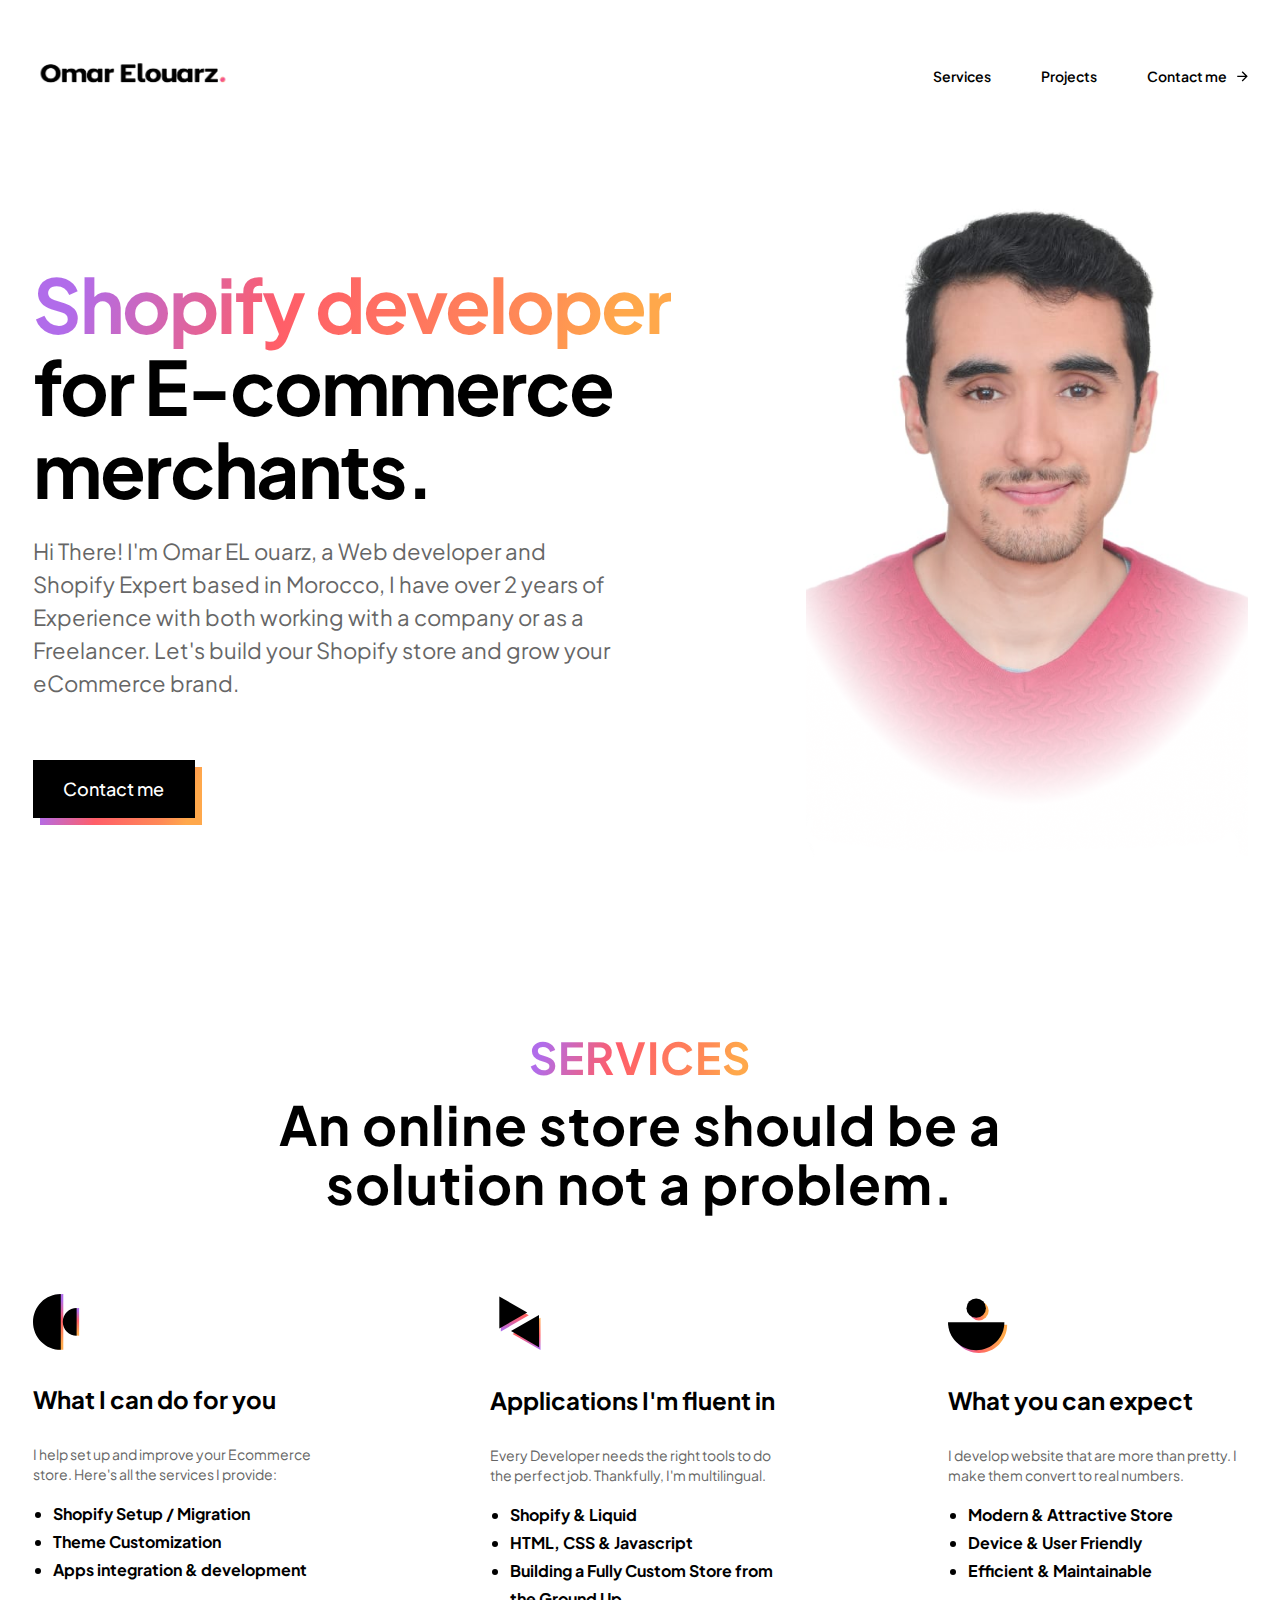
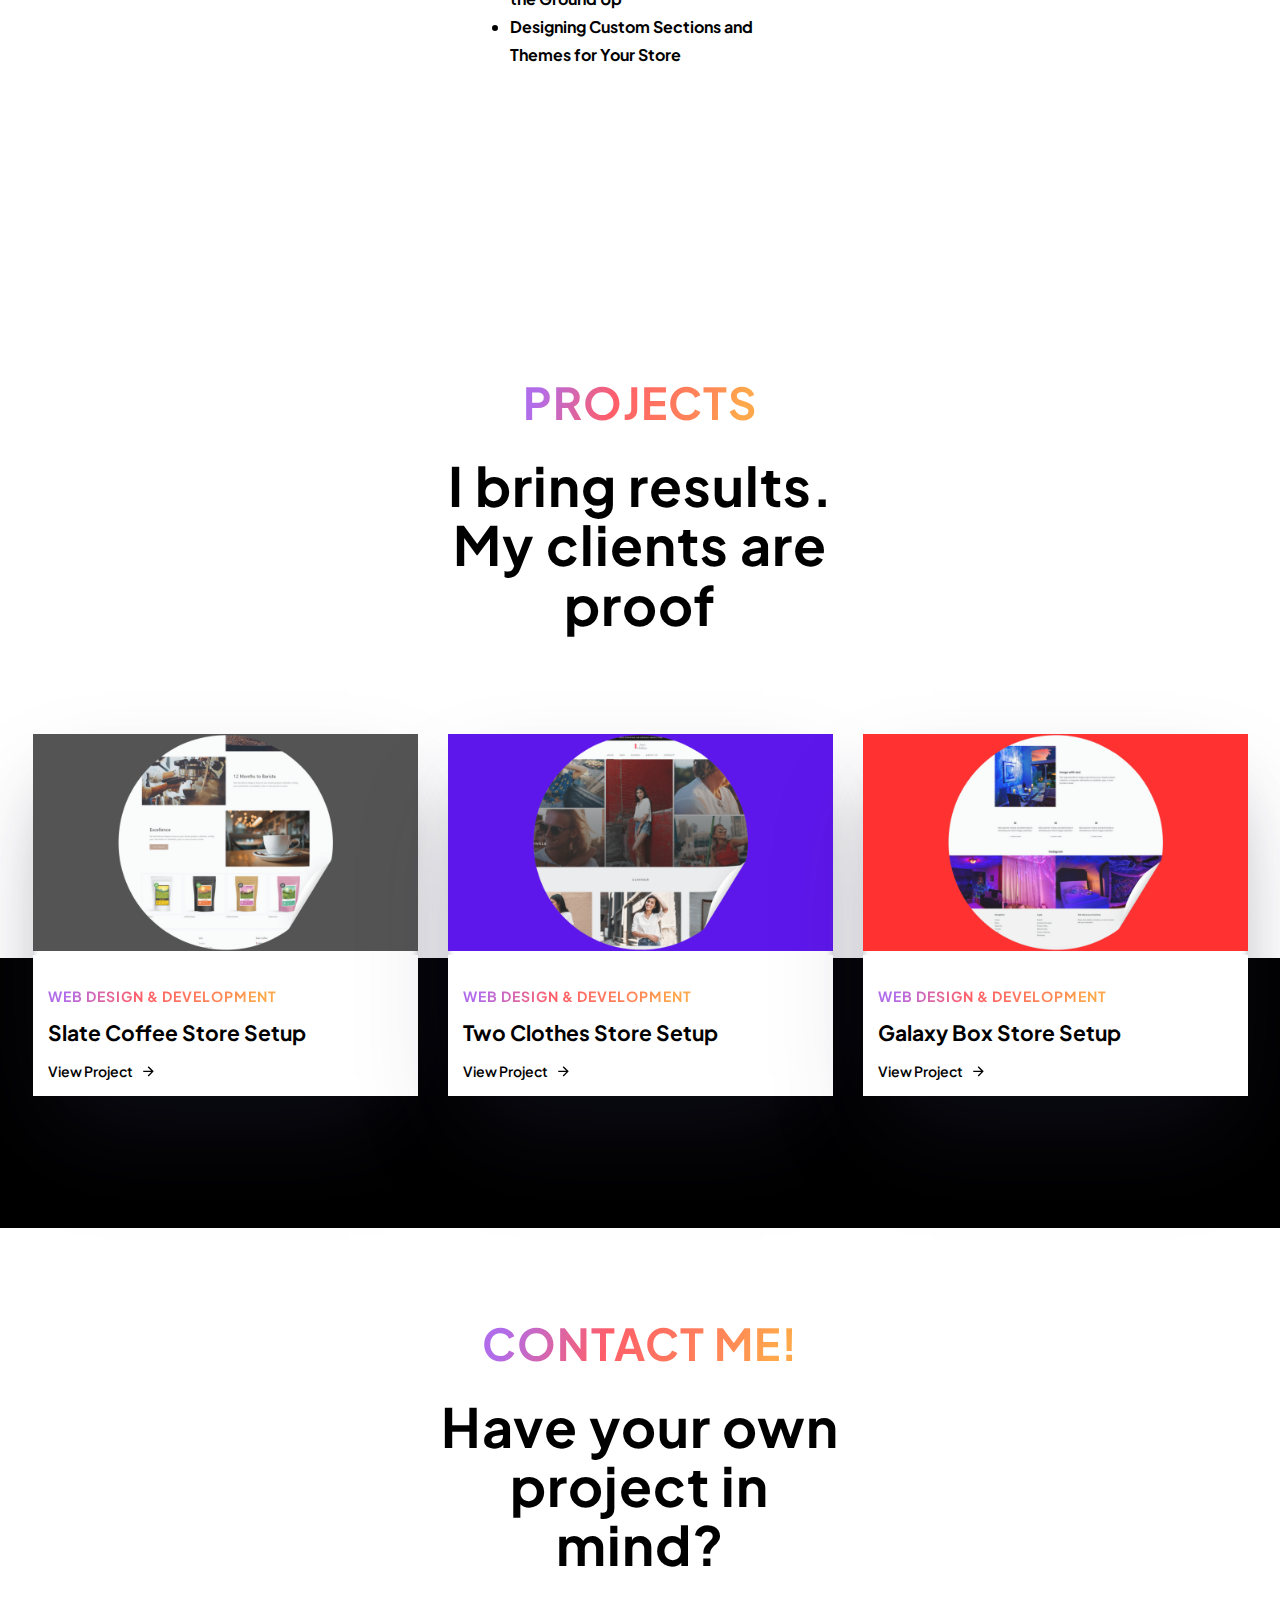
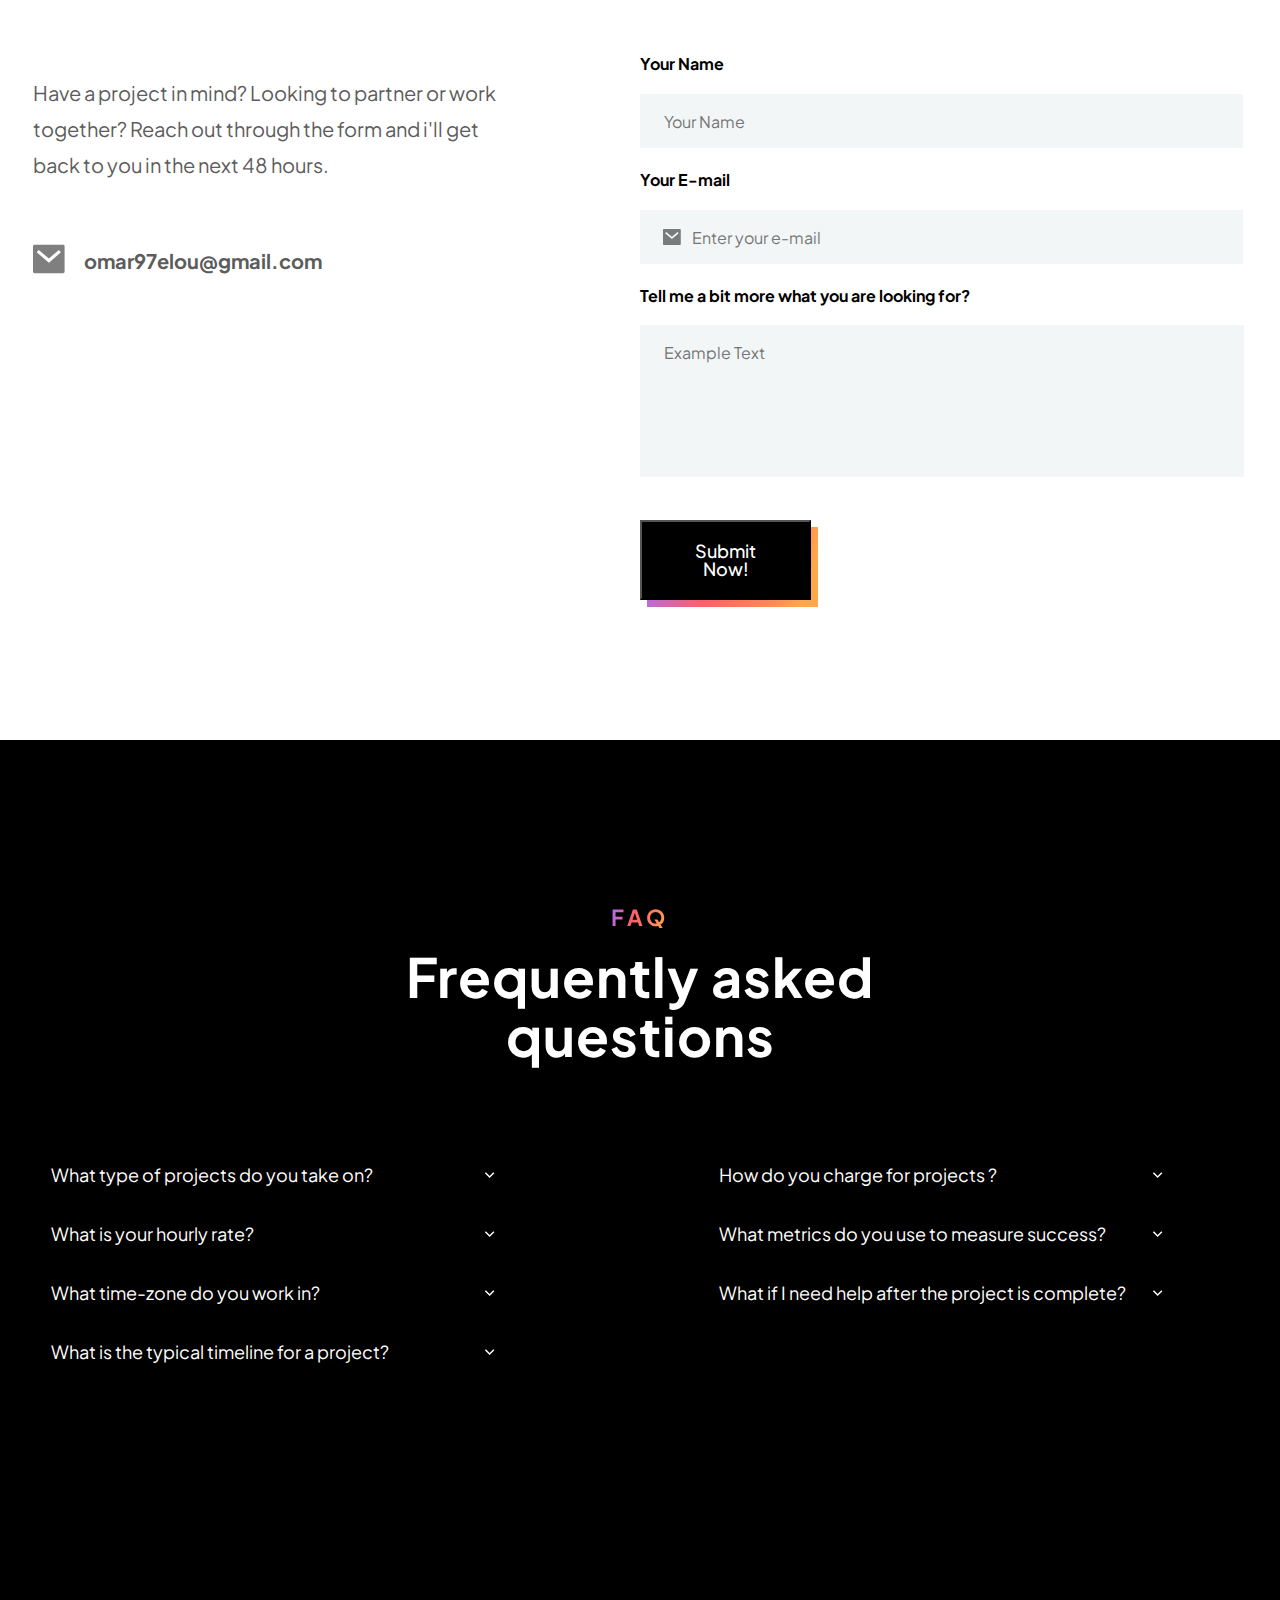
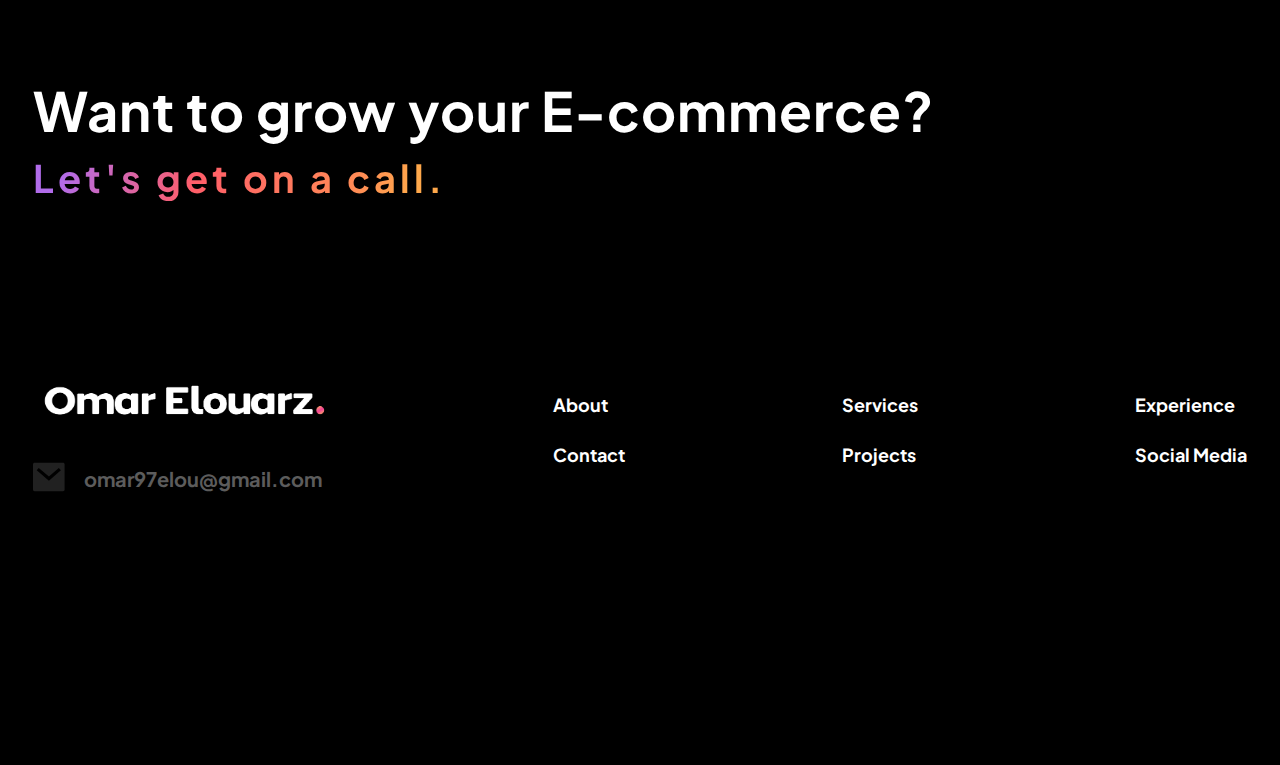
<file: index.html>
<!DOCTYPE html>
<html lang="en">

<head>
    <meta charset="UTF-8">
    <meta http-equiv="X-UA-Compatible" content="IE=edge">
    <meta name="viewport" content="width=device-width, initial-scale=1.0">
    <link rel="stylesheet" href="index.css">
    <link rel="preconnect" href="https://fonts.googleapis.com">
    <link rel="preconnect" href="https://fonts.gstatic.com" crossorigin>
    <link href="https://fonts.googleapis.com/css2?family=Plus+Jakarta+Sans:wght@500&display=swap" rel="stylesheet">
    <link rel="stylesheet" href="https://cdnjs.cloudflare.com/ajax/libs/font-awesome/6.2.1/css/all.min.css"
        integrity="sha512-MV7K8+y+gLIBoVD59lQIYicR65iaqukzvf/nwasF0nqhPay5w/9lJmVM2hMDcnK1OnMGCdVK+iQrJ7lzPJQd1w=="
        crossorigin="anonymous" referrerpolicy="no-referrer" />
    <title>Omar Elouarz | Shopify Expert</title>
</head>

<body>
    <section class="header-margin top-margin">
        <div class="header i-nav-bar nav-align body-max-width">
            <div class="omar-logo">
                <img src="./LWARZ KA7LA.png">
            </div>
            <input class="side-menu" type="checkbox" id="side-menu">
            <label class="hamb" for="side-menu">
                <span class="hamb-line"></span>
            </label>
            <div class="nav">
                <nav class="menu header">
                    <a href="#services">Services</a>
                    <a href="#projects">Projects</a>
                    <a href="#contact" class="contact-inline-block">
                        <div class="header-marg-img header row">
                            <div class="VP-pad">Contact me</div>
                            <div>
                                <img class="arrow" src="./Vector_1.svg">
                            </div>
                        </div>
                    </a>
                </nav>
            </div>
        </div>
    </section>
    <section id="about" class="marg-top body-max-width">
        <div class="header revers">
            <div class="header-width">
                <div class="h1-pad">
                    <h1><span class="gradiants">Shopify developer</span><br> for E-commerce <br> merchants.</h1>
                </div>
                <div class="header-p">
                    <p class="paragraph _22px">Hi There! I'm Omar EL ouarz, a Web developer and Shopify Expert based in Morocco, I have over 2 years of Experience with both working with a company or as a Freelancer. Let's build your Shopify store and grow your
                        eCommerce brand.</p><br>
                </div>
                <div class="contact-button">
                    <a class="button" href="contact">
                        <div class="button-up">
                            <div class="button-text">Contact me</div>
                        </div>
                        <div>
                            <div class="button-down"></div>
                        </div>
                    </a>
                </div>
            </div>
            <div class="my-img">
                <img src="./Frame 1.png">
            </div>
        </div>
    </section>
    <section id="services" class="marg-top body-max-width">
        <div class="second-pad-top">
            <div class="align services-wid-pad-button">
                <div>
                    <h3><span class="gradiants h3-detail">Services</span></h3>
                </div>
                <div>
                    <p class="big-title">An online store should be a solution not a problem.</p>
                </div>
            </div>
            <div class="header">
                <div class="services-p-width">
                    <div class="icons-img">
                        <img src="./Group-51.svg">
                    </div>
                    <h4>What I can do for you</h4>
                    <p class="paragraph._16px">I help set up and improve your Ecommerce store. Here's all the services I
                        provide:</p>
                    <ul class="ul-detail">
                        <li>Shopify Setup / Migration</li>
                        <li>Theme Customization</li>
                        <li>Apps integration & development</li>
                    </ul>
                </div>
                <div class="services-p-width">
                    <div class="icons-img">
                        <img src="./Group-17.svg">
                    </div>
                    <h4 style="margin-top: 30px;">Applications I'm fluent in</h4>
                    <p class="paragraph._16px">Every Developer needs the right tools to do the perfect job. Thankfully,
                        I'm multilingual.</p>
                    <ul class="ul-detail">
                        <li>Shopify & Liquid</li>
                        <li>HTML, CSS & Javascript</li>
                        <li>Building a Fully Custom Store from the Ground Up</li>
                        <li>Designing Custom Sections and Themes for Your Store</li>
                    </ul>
                </div>
                <div class="services-p-width">
                    <div class="icons-img">
                        <img src="./Group-16.svg">
                    </div>
                    <h4 style="margin-top: 30px;">What you can expect</h4>
                    <p class="paragraph._16px">I develop website that are more than pretty. I make them convert to real
                        numbers.</p>
                    <ul class="ul-detail">
                        <li>Modern & Attractive Store</li>
                        <li>Device & User Friendly</li>
                        <li>Efficient & Maintainable</li>
                    </ul>
                </div>
            </div>
        </div>
    </section>
    <section id="projects" class="marg-top body-max-width">
        <div>
            <div class="align projects-wid-pad">
                <div>
                    <h3><span class="gradiants h3-detail">Projects</span></h3>
                </div>
                <div class="header">
                    <div style="margin-top: 15px;">
                        <p class="big-title">I bring results.<br>My clients are proof</p>
                    </div>
                </div>
            </div>
            <!-- <div style="padding-top: 40px;">
                    <div class="projects-button">
                        <a class="button" href="projects">
                            <div class="button-up">
                                <div class="button-text">View all projects</div>
                            </div>
                            <div>
                                <div class="button-down"></div>
                            </div>
                        </a>
                    </div>
                </div> -->
            <div class="header">
                <div class="banners">
                    <div class="zoom">
                        <img class="portfolio-img" src="./Coffee-image.png">
                    </div>
                    <div class="white-bg pad">
                        <h3><span class="h3-banners gradiants h3-detail">Web Design & Development</span></h3>
                        <h2>Slate Coffee Store Setup</h2>
                        <a href="coffee.html" class="contact-inline-block">
                            <div class="header-marg-img header flex-row">
                                <div class="VP-pad">View Project</div>
                                <div>
                                    <img class="arrow" src="./Vector_1.svg">
                                </div>
                            </div>
                        </a>
                    </div>
                </div>
                <div class="banners">
                    <div class="zoom">
                        <img class="portfolio-img" src="./Cloths-image.png">
                    </div>
                    <div class="white-bg pad">
                        <h3><span class="h3-banners gradiants h3-detail">Web Design & Development</span></h3>
                        <h2>Two Clothes Store Setup</h2>
                        <a href="cloths.html" class="contact-inline-block">
                            <div class="header-marg-img header flex-row">
                                <div class="VP-pad">View Project</div>
                                <div>
                                    <img class="arrow" src="./Vector_1.svg">
                                </div>
                            </div>
                        </a>
                    </div>
                </div>
                <div class="banners">
                    <div class="zoom">
                        <img class="portfolio-img" src="./Galaxy-box-image.png">
                    </div>
                    <div class="white-bg pad">
                        <h3><span class="h3-banners gradiants h3-detail">Web Design & Development</span></h3>
                        <h2>Galaxy Box Store Setup</h2>
                        <a href="galaxy.html" class="contact-inline-block">
                            <div class="header-marg-img header flex-row">
                                <div class="VP-pad">View Project</div>
                                <div>
                                    <img class="arrow" src="./Vector_1.svg">
                                </div>
                            </div>
                        </a>
                    </div>
                </div>
            </div>
        </div>
    </section>
    <section class="background-black">
        <div class="black-section">
            <!-- <h2 class="h2">Have your own project in mind?</h2>
            <a href="#contact" class="contact-inline-block gradiants">
                <div class="grad-marg-img header">
                    <div class="VP-pad">Contact me</div>
                    <div>
                        <img class="grad-img" src="./orange arrow.svg">
                    </div>
                </div> -->
            </a>
        </div>
    </section>
    <section id="contact" class="contact-pad-bot body-max-width">
        <div class="align contact-wid-pad">
            <div>
                <h3><span class="gradiants h3-detail">Contact me!</span></h3>
            </div>
            <div class="header">
                <div style="margin-top: 15px;">
                    <p class="big-title">Have your own<br> project in mind?</p>
                </div>
            </div>
        </div>
        <div class="header">
            <div class="contact-width">
                <div class="contact-margin-top">
                    <!-- <h2 class="contact-heading">Get in touch</h2> -->
                    <p class="text-block _20-px">Have a project in mind? Looking to partner or work together? Reach out
                        through the form and i'll
                        get back to you in the next 48 hours.</p>
                    <div class="contact-email-and-phone-wrapper">
                        <div class="flex">
                            <div class="email-image-wrapper"><img src="./email.svg"></div>
                            <div class="email-text">omar97elou@gmail.com</div>
                        </div>
                        <!-- <div class="flex phone">
                            <div class="email-image-wrapper"><img src="./phone.svg"></div>
                            <div class="email-text">+212 606667563</div>
                        </div> -->
                    </div>
                </div>
            </div>
            <div class="contact-width contact-marg-top contact-height">
                <form name="contact" method="POST" data-netlify="true">
                    <div class="flex">

                        <div>
                            <label for="name" class="form-label">Your Name</label><br>
                            <input type="text" name="name" class="first-input more-details input-marg" placeholder="Your Name">
                        </div>
                        <!-- <div>
                        <label for="name" class="form-label">Last Name</label><br>
                        <input type="text" class="first-input more-details" placeholder="Last Name">
                    </div> -->
                    </div>
                    <div>
                        <div>
                            <label for="email" class="form-label">Your E-mail</label><br>
                            <input type="text" name="email" class="img-for-email second-input more-details"
                                placeholder="Enter your e-mail">
                        </div>
                    </div>
                    <div>
                        <!-- <div>
                        <label for="Budget" class="form-label">Your Budget</label><br>
                        <select name="Budget" class="img-for-budget budget-input" id="Budget">
                            <option value="First">1k-3k</option>
                            <option value="Second">3k-5k</option>
                            <option value="Third">5k-10k</option>
                            <option value="Fourth">More than 10k</option>
                        </select>
                        </div> -->
                        <div class="div-form-label">
                            <label for="name" class="form-label">Tell me a bit more what you are looking for?</label>
                            <textarea name="textarea" id="" class="second-input textarea more-details"
                                placeholder="Example Text"></textarea>
                        </div>
                        <div class="submit-button">
                            <a class="button" href="contact">
                                <div class="button-up">
                                    <button type="submit" class="button-text">Submit Now!</button>
                                </div>
                                <div>
                                    <div class="button-down"></div>
                                </div>
                            </a>
                        </div>
                    </div>
                </form>
            </div>
        </div>
    </section>
    <section class="footer-pad-top marg-top background-black">
        <div class="body-max-width">
            <div class="align faq-wid-pad">
                <div>
                    <h3><span class="gradiants h3-detail span">faq</span></h3>
                </div>
                <div>
                    <div>
                        <h2 class="h2">Frequently asked questions</h2>
                    </div>
                </div>
            </div>
            <div class="header collapsibles">
                <div class="collap-width">
                    <button class="button accordion img-faq">What type of projects do you take on?</button>
                    <div class="panel">
                        <p class="p-collap-width">I will design/develop complete Shopify websites, Fix Bugs & create
                            custom Shopify websites.
                        </p>
                    </div>
                    <button class="button accordion img-faq">What is your hourly rate?</button>
                    <div class="panel">
                        <p class="p-collap-width">I only charge hourly for my ongoing projects that need work on the
                            regular. One-time projects
                            are charged upfront to keep it transparent and clean! My hourly rate is $50.</p>
                    </div>
                    <button class="button accordion img-faq">What time-zone do you work in?</button>
                    <div class="panel">
                        <p class="p-collap-width">I work Greenwich Mean Time , but I'm always ready to help out in
                            emergencies, no matter the
                            hour.</p>
                    </div>
                    <button class="button accordion img-faq">What is the typical timeline for a project?</button>
                    <div class="panel">
                        <p class="p-collap-width">Depends on the scope of the project, really. Some projects take less
                            than a week. Some take
                            months. The best way to find out is to get on a quick call with me, and discuss it. No
                            strings attached!</p>
                    </div>
                </div>
                <div class="collap-width">
                    <button class="button accordion img-faq">How do you charge for projects ?</button>
                    <div class="panel">
                        <p class="p-collap-width">I quote a price upfront--so that you know exactly what you're paying
                            and for what, and there
                            are no surprises later. The exact cost of your project depends on the scope and
                            requirements!</p>
                    </div>
                    <button class="button accordion img-faq">What metrics do you use to measure success?</button>
                    <div class="panel">
                        <p class="p-collap-width">The best metrics are customer adoption, happiness, task success, and
                            engagement. There are a
                            number of frameworks such as the System Usability Scale that help us understand product
                            performance and I'm happy to help with that.</p>
                    </div>
                    <button class="button accordion img-faq">What if I need help after the project is complete?</button>
                    <div class="panel">
                        <p class="p-collap-width">I always make sure to help out my clients one month after the project
                            ends, for free. For any
                            help post that, we can work out an ongoing arrangement!</p>
                    </div>
                </div>
            </div>
        </div>
    </section>
    <footer class="footer-pad-top background-black">
        <div class="body-max-width">
            <div class="footer-wid-pad">
                <div>
                    <div>
                        <h2 class="h2">Want to grow your E-commerce?</h2>
                    </div>
                </div>
                <div>
                    <h3><span class="gradiants h3-detail span2">Let's get on a call.</span></h3>
                </div>
            </div>
            <div class="flex-space-between footer-detail footer-pad-top">
                <div class="footer-img">
                    <img class="img-pad" src="./LWARZ BAYDA.png">
                    <div class="flex">
                        <div class="email-image-wrapper">
                            <img src="./Vector_3.svg">
                        </div>
                        <div class="email-text">omar97elou@gmail.com</div>
                    </div>
                </div>
                <div>
                    <nav class="flex-col">
                        <a class="footer-nav-a gap" href="#">About</a>
                        <a class="footer-nav-b gap pad-right1" href="#">Contact</a>
                    </nav>
                </div>
                <div>
                    <nav class="flex-col">
                        <a class="footer-nav-a gap" href="#">Services</a>
                        <a class="footer-nav-b gap pad-right2" href="#">Projects</a>
                    </nav>
                </div>
                <div>
                    <nav class="flex-col">
                        <a class="footer-nav-a gap" href="#">Experience</a>
                        <a class="footer-nav-b gap pad-right3" href="#">Social Media</a>
                    </nav>
                </div>
            </div>
    </footer>
    <script>
        var acc = document.getElementsByClassName("accordion");
        var i;

        for (i = 0; i < acc.length; i++) {
            acc[i].addEventListener("click", function () {
                this.classList.toggle("active");
                var panel = this.nextElementSibling;
                if (panel.style.display === "block") {
                    panel.style.display = "none";
                } else {
                    panel.style.display = "block";
                }
            });
        }
    </script>
    <script src="https://ajax.googleapis.com/ajax/libs/jquery/3.3.1/jquery.min.js"></script>
    <script>
        $(document).ready(function () {
            // Add smooth scrolling to all links
            $("a").on('click', function (event) {

                // Make sure this.hash has a value before overriding default behavior
                if (this.hash !== "") {
                    // Prevent default anchor click behavior
                    event.preventDefault();

                    // Store hash
                    var hash = this.hash;

                    // Using jQuery's animate() method to add smooth page scroll
                    // The optional number (800) specifies the number of milliseconds it takes to scroll to the specified area
                    $('html, body').animate({
                        scrollTop: $(hash).offset().top
                    }, 800, function () {

                        // Add hash (#) to URL when done scrolling (default click behavior)
                        window.location.hash = hash;
                    });
                } // End if
            });
        });
    </script>
</body>

</html>
</file>
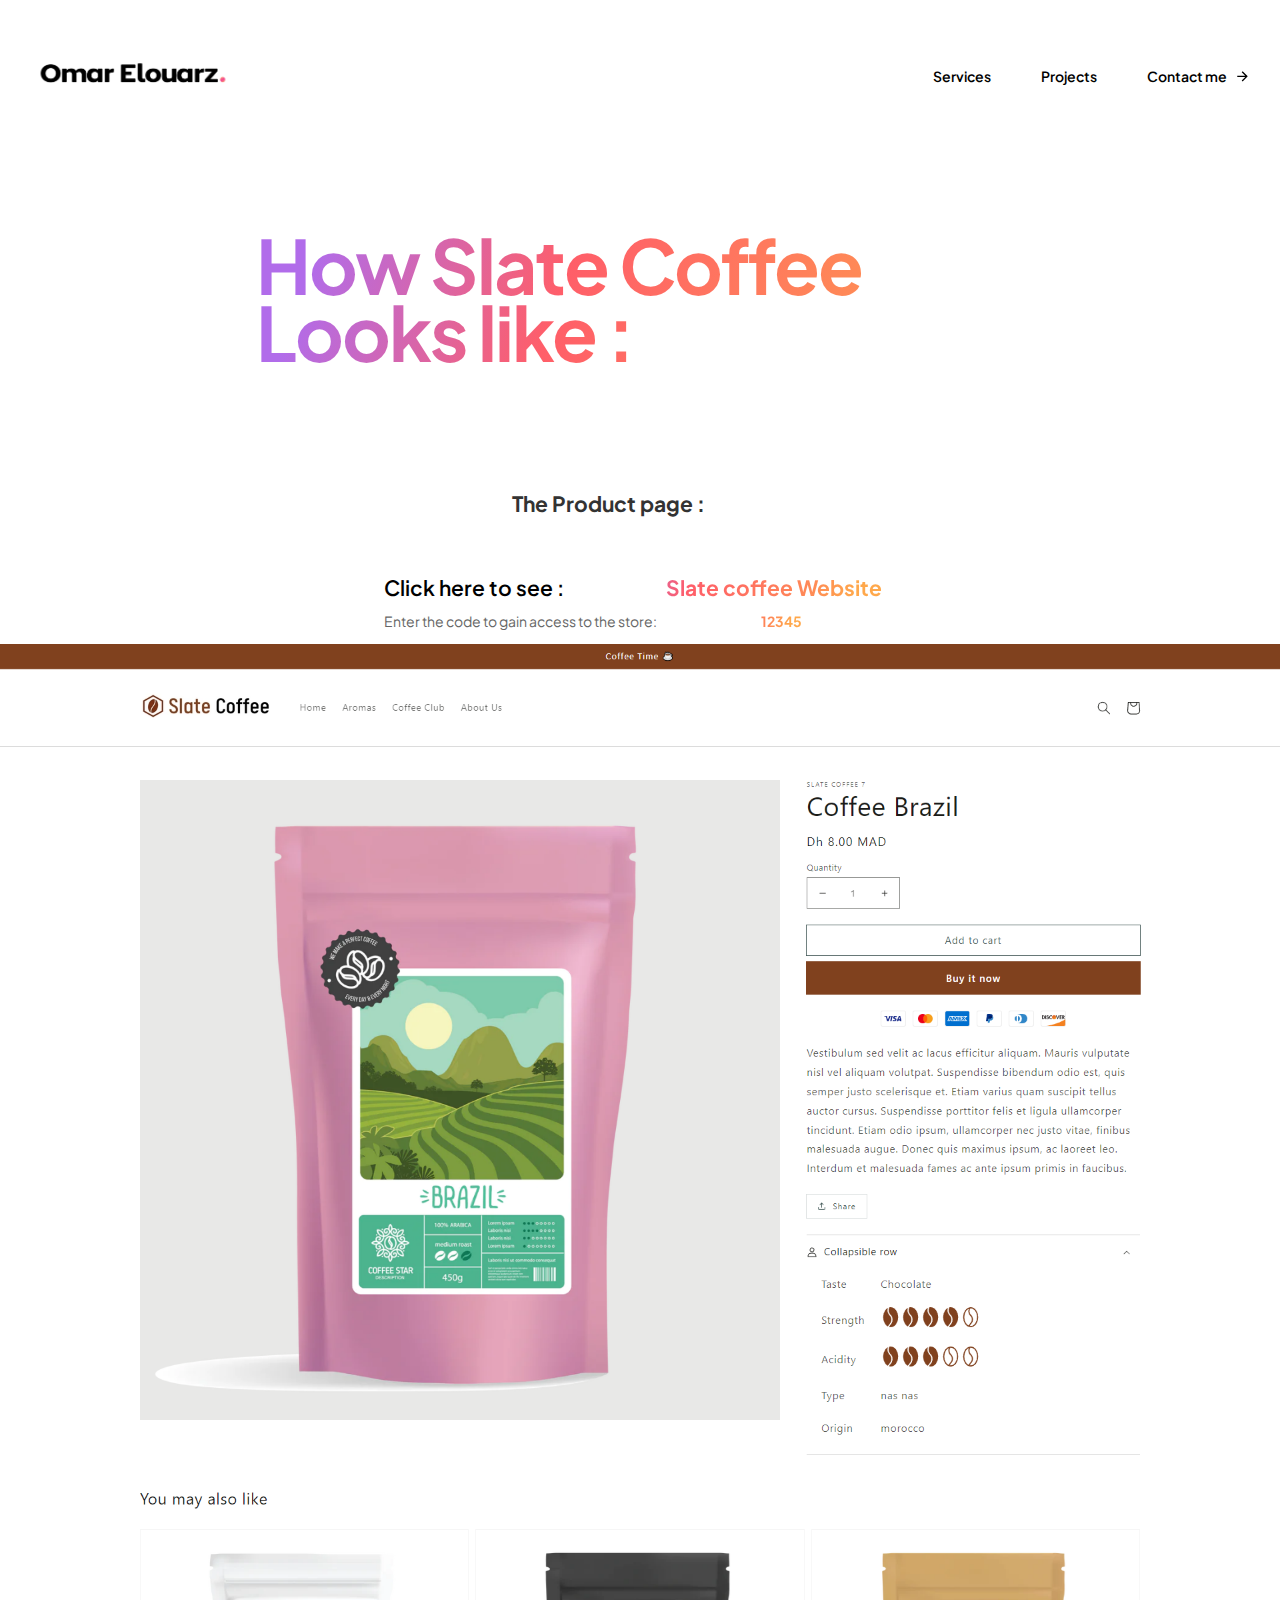
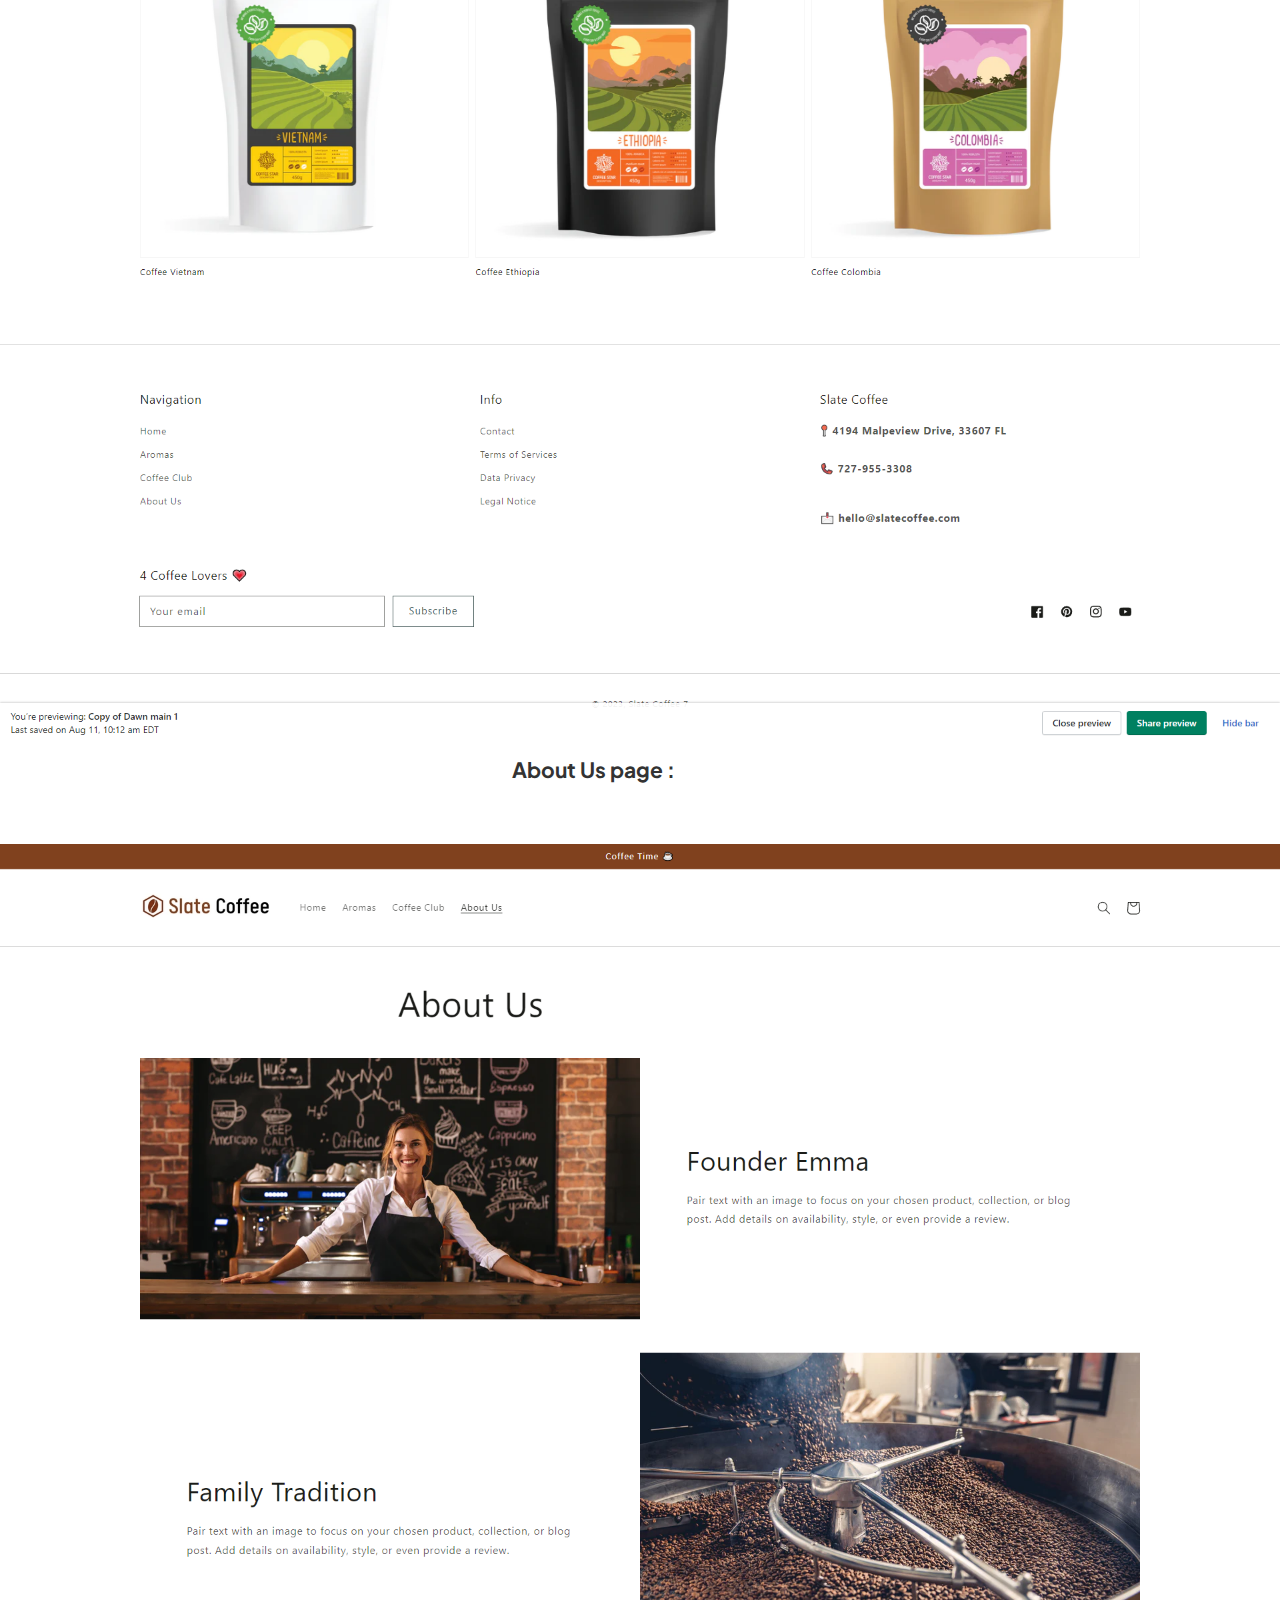
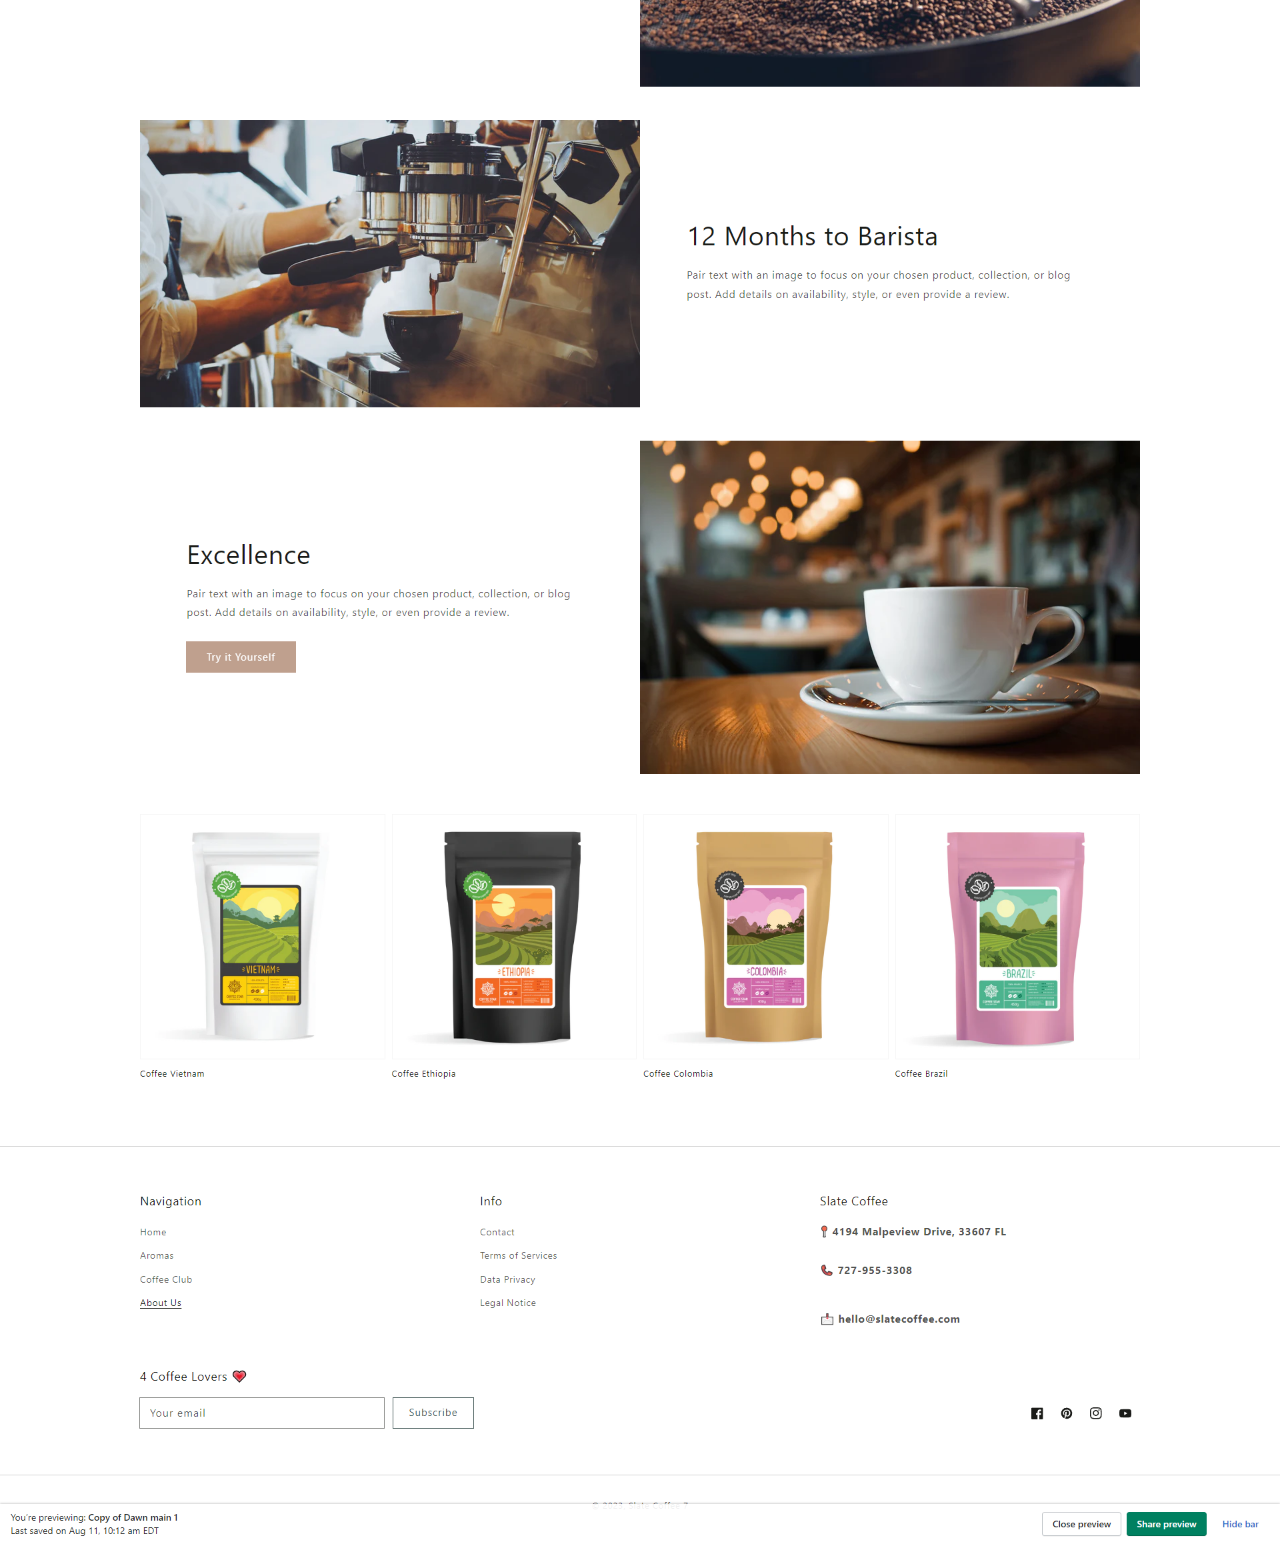
<file: coffee.html>
<!DOCTYPE html>
<html lang="en">
<head>
    <meta charset="UTF-8">
    <meta http-equiv="X-UA-Compatible" content="IE=edge">
    <meta name="viewport" content="width=device-width, initial-scale=1.0">
    <link rel="stylesheet" href="index.css">
    <link rel="preconnect" href="https://fonts.googleapis.com">
    <link rel="preconnect" href="https://fonts.gstatic.com" crossorigin>
    <link href="https://fonts.googleapis.com/css2?family=Plus+Jakarta+Sans:wght@500&display=swap" rel="stylesheet">
    <link rel="stylesheet" href="https://cdnjs.cloudflare.com/ajax/libs/font-awesome/6.2.1/css/all.min.css"
        integrity="sha512-MV7K8+y+gLIBoVD59lQIYicR65iaqukzvf/nwasF0nqhPay5w/9lJmVM2hMDcnK1OnMGCdVK+iQrJ7lzPJQd1w=="
        crossorigin="anonymous" referrerpolicy="no-referrer" />
    <title>Projects</title>
</head>
<body>
    <section class="header-margin top-margin">
        <div class="header i-nav-bar nav-align body-max-width">
            <div class="omar-logo">
                <a href="index.html"><img src="./LWARZ KA7LA.png"></a>
            </div>
            <input class="side-menu" type="checkbox" id="side-menu">
            <label class="hamb" for="side-menu">
                <span class="hamb-line"></span>
            </label>
            <div class="nav">
                <nav class="menu header">
                    <a href="#services">Services</a>
                    <a href="#projects">Projects</a>
                    <a href="#contact" class="contact-inline-block">
                        <div class="header-marg-img header row">
                            <div class="VP-pad">Contact me</div>
                            <div>
                                <img class="arrow" src="./Vector_1.svg">
                            </div>
                        </div>
                    </a>
                </nav>
            </div>
        </div>
    </section>
    <section>
        <h1 class="gradiants" style="margin:10% 20%;">How Slate Coffee Looks like :</h1>
        <h2 style="max-width: 1200px;margin:1% 40% 5%;">The Product page :</h6>
        <h2 style="max-width: 1200px;margin:1% 30% 1%;"><a href="https://slate-coffee-7.myshopify.com/?_ab=0&_fd=0&_sc=1">Click here to see :<span style="padding-left:20% ;" class="gradiants">Slate coffee Website</span></a></h2>
        <p style="max-width: 1200px;margin:1% 30% 1%;">Enter the code to gain access to the store: <span style="padding-left:20% ;" class="gradiants">12345</span></p>
        <div>
            <img src="/Coffee/screencapture-slate-coffee-7-myshopify-products-coffee-brazil-2023-09-06-18_46_41.png">
        </div>
        <h2 style="max-width: 1200px;margin:1% 40% 5%;">About Us page :</h6>
            <div>
                <img src="/Coffee/screencapture-slate-coffee-7-myshopify-pages-about-us-2023-09-06-18_45_23.png">
            </div>
    </section>
</body>
</html>
</file>
<file: index.css>
/* html{
    scroll-behavior: smooth;
} */
body {
    font-family: 'Plus Jakarta Sans', sans-serif;
    color: #333;
    font-size: 14px;
    line-height: 20px;
    margin: 0px;
}

*{
    font-family: 'Plus Jakarta Sans', sans-serif;
}

.side-menu {
    display: none;
}

.body-max-width {
    max-width: 1215px;
    margin-left: auto;
    margin-right: auto;
}

.omar-logo img {
    width: 100%;
}

.omar-logo {
    width: 200px;
}

.nav-align {
    align-items: center;
}

.arrow {
    width: 11px;
    
}

.marg-top {
    margin-top: 60px;
}

.second-pad-top {
    padding-top: 100px;
}

.header {
    display: flex;
    justify-content: space-between;
}

.contact-inline-block {
    max-width: 100%;
    display: inline-block;
}

.my-img {
    max-width: 450px;
    width: 40%;
}

img {
    width: 100%;
}

a {
    text-decoration: none;
    color: black;
    font-weight: 600;
}
nav a {
    margin-left: 50px;
}

.top-margin{
    margin: 50px 0px;
}

.header-marg-img img{
    transform: translate(0px,0px);
    transition: all 0.5s ease;
}
.header-marg-img:hover img{
    transform: translate(10px,0px);
}

.hero {
    display: flex;
}

h1 .gradiants {
    background-image: linear-gradient(108deg, #b16cea 8%, #ff5e69 40%, #ff8a56 77%, #ffa84b 91%);
    -webkit-background-clip: text;
    background-clip: text;
    -webkit-text-fill-color: transparent;
}

._22px {
    font-size: 22px;
    line-height: 150%;
}
.big-title {
    margin-top: 0px;
    margin-bottom: 0px;
    color: #000;
    font-size: 54px;
    line-height: 110%;
    font-weight: 700;
    letter-spacing: 1px;
}

.h3-detail {
    font-size: 22px;
    letter-spacing: 4px;
    font-weight: 700;
    text-transform: uppercase;
}

.services-wid-pad-button {
    width: 60%;
    margin-left: auto;
    margin-right: auto;
    padding-bottom: 80px;
}

.button {
    position: relative;
    overflow: visible;
}

.button-text {
    position: relative;
    z-index: 1;
    padding: 20px 30px;
    background-color: #000;
    transition: 0.5s;
    
}
.button-text:hover {
    transform: translate(7px, 7px);
    z-index: 1;
    transition: 0.5s;
    
}
.h1-pad{
    padding-top: 100px;
}

.header-width {
    width: 70%;
}

h1 {
    margin-top: 0px;
    margin-bottom: 0px;
    color: #000;
    font-size: 75px !important;
    line-height: 110%;
    font-weight: 700;
    letter-spacing: -2px;
}

p {
    margin-bottom: 0px;
    color: #666;
}

.paragraph._22px {
    font-size: 22px;
    line-height: 150%;
}

.header-p {
    max-width: 590px;
    margin-top: 25px;
    margin-bottom: 40px;
}

.button-text {
    color: #fff;
    font-size: 18px;
    line-height: 100%;
    font-weight: 500;
}

.button-down {
    position: absolute;
    left: 0%;
    top: 0%;
    right: 0%;
    bottom: 0%;
    padding: 20px 30px;
    background-image: linear-gradient(108deg, #b16cea 8%, #ff5e69 40%, #ff8a56 77%, #ffa84b 91%);
    -webkit-transform: translate(7px, 7px);
    -ms-transform: translate(7px, 7px);
    transform: translate(7px, 7px);
}

.contact-button {
    width: 162px;
}
.gradiants {
    background-image: linear-gradient(108deg, #b16cea 8%, #ff5e69 40%, #ff8a56 77%, #ffa84b 91%);
    -webkit-background-clip: text;
    -webkit-text-fill-color: transparent;
    line-height: 90%;
    font-weight: 700;
}

h3 .gradiants {
    background-image: linear-gradient(108deg, #b16cea 8%, #ff5e69 40%, #ff8a56 77%, #ffa84b 91%);
    -webkit-background-clip: text;
    -webkit-text-fill-color: transparent;
    font-size: 44px;
    letter-spacing: 1px;
}

.align {
    text-align: center;
}

ul {
    padding: 0 10px;
}

.services-p-width {
    width: 300px;
}
h4 {
    color: #000;
    font-size: 24px;
    line-height: 110%;
    font-weight: 700;
}
.paragraph._16px {
    font-size: 16px;
    line-height: 28px;
}

p ._16px {
    padding-right: 10px;
}

.ul-detail {
    margin-left: 10px;
    color: #000;
    font-size: 16px;
    line-height: 28px;
    font-weight: 700;
}
.projects-button {
    width: 200px;
}
.portfolio-img {
    width: 100%;
}
.portfolio-header {
    display: flex;
    justify-content: space-between
}
.banners {
   margin: 100px 0 ;
   width: 385px;
   background-color: white;
   box-shadow: rgba(50, 50, 93, 0.25) 0px 50px 100px -20px, rgba(0, 0, 0, 0.3) 0px 30px 60px -30px, rgba(10, 37, 64, 0.35) 0px -2px 6px 0px inset;
}

.zoom {
    overflow: hidden;
}
.portfolio-img {
    transition: all 0.5s ease-in-out;
}
.zoom:hover img{
    transform: scale(1.3);
}

.white-bg {
    background-color: white;
    color: black;
}

.VP-pad{
    padding-right: 10px;
}

.projects-wid-pad{
    width: 44%;
    margin-left: auto;
    margin-right: auto;
}
.contact-wid-pad{
    width: 36%;
    margin-left: auto;
    margin-right: auto;
}
.contact-margin-top {
    margin-top: 100px;
}

.bc {
    background-color: #000;
    height: 400px;
    position: relative;
    bottom: 255px;
    z-index: -1;
}
.pad {
    padding:15px;
}
.h3-banners {
    font-size: 14px !important ;
}

.black-section{
    max-width: 1215px;
    margin-left: auto;
    margin-right: auto;
    padding-top: 220px;
    padding-bottom: 50px;
}
.background-black{
    background-color: #000;

}
.h2 {
    margin: 0;
    padding: 0;
    color: white;
    font-size: 54px;
    line-height: 110%;
    font-weight: 700;
    letter-spacing: 1px;
}
.contact-pad-bot {
    padding: 80px 0;
}

.icons-img {
    width: 20%;
}

.grad-img {
    width: 30px;
}
.grad-marg-img {
    font-size: 54px;
    margin-top: 30px;
}

.grad-marg-img img{
    transform: translate(0px,0px);
    transition: all ease;
}
.grad-marg-img:hover img{
    transform: translate(10px,0px);
}

#projects{
    position: relative;
    bottom: -238px
}
#services, #projects, #contact {
    transition-delay:  0.5s;
}
.flex {
    display: flex;   
}
.contact-height {
    line-height: 58px;
}
.contact-heading {
    margin-bottom: 32px;
    color: black;
    font-size: 56px;
    line-height: 72px;
}
.text-block._20-px {
    width: 475px;
    color: #5c5c5c;
    font-size: 20px;
    line-height: 36px;
}
.contact-email-and-phone-wrapper {
    margin-top: 60px;
    width: 350px;
}
.email-image-wrapper{
    display: flex;
    width: 32px;
    height: 32px;
    margin-right: 19px;
}
.email-text {
    color: #5c5c5c;
    font-size: 20px;
    line-height: 36px;
    font-weight: 700;
}
.phone {
    margin-top: 50px;
}
.contact-width {
    width: 50%;
}
.contact-marg-top {
    margin-top: 60px;
}
.form-label {
    margin-bottom: 12px;
    color: #000;
    font-size: 16px;
    
    font-weight: 700;
}
.first-input {
    width: 577px;
    height: 38px;
    margin-bottom: 50px;
}
.input-marg{
    margin-right: 10px;
    
}
.second-input {
    width: 549px;
    height: 38px;
    resize: none;
    margin-bottom: 50px;
}
.budget-input {
    width: 607px;
    height: 38px;
    padding-left: 24px;
    /* margin-bottom: 50px; */
    background-color: #f2f6f7
}
.more-details {
    border: 1px none #000;
    background-color: #f2f6f7;
    font-size: 16px;
    line-height: 28px;
    margin-bottom: 0px;
    padding-top: 8px;
    padding-bottom: 8px;
    padding-left: 24px;
}
.textarea {
    padding-top: 14px;
    padding-bottom: 100px;
    width: 578px;
    margin-bottom: 20px;
}
.submit-button {
    width: 171px;
}
.img-for-email {
    background-image: url(../Vector-2_1.svg);
    background-repeat: no-repeat;
    background-size: 18px 18px;
    background-position: 4% 50%;
    padding-left: 52px;
}
.img-for-budget {
    background-image: url(../Vector_2.svg);
    background-repeat: no-repeat;
    background-size: 18px 18px;
    background-position: 4% 50%;
    padding-left: 53px;
    height: 56px;
    color: rgba(0, 0, 0, 0.5);
    font-size: 16px;
    line-height: 32px;
}
.p_width {
    color: white;
}
.span {
    font-size: 22px !important;
    line-height: 100%;
    font-weight: 700;
    letter-spacing: 4px !important;
    text-transform: uppercase;
}
.span2 {
    font-size: 38px !important;
    line-height: 110%;
    font-weight: 700;
    letter-spacing: 4px !important;
    text-transform: none;
    
}
.faq-wid-pad {
    width: 50%;
    margin-left: auto;
    margin-right: auto;
}
.footer-pad-top {
    padding: 150px 0px;
}
.collapsibles {
    padding-top: 80px;
}

.accordion {
    background-color: black;
    color: white;
    cursor: pointer;
    padding: 18px;
    width: 90%;
    border: none;
    text-align: left;
    outline: none;
    font-size: 15px;
    transition: 0.4s;
}
  
.active, .accordion:hover {
    background-color: rgba(128, 128, 128, 0.515); 
}
  
.panel {
    padding: 0 18px;
    display: none;
    background-color: black;
    overflow: hidden;
}

.collap-width {
    width: 45%;
}

.p-collap-width {
    width: 85%;
}
.button {
    font-size: 18px;
}
.p-contact-width {
    width: 380px;
}
.img-faq {
    background-image: url(./arrow-down-s-line-1.svg);
    background-repeat: no-repeat;
    background-size: 950px 18px;
    background-position: 4% 50%;
}
.footer-wid-pad {
    width: 100%;
    margin-left: auto;
    margin-right: auto;
}
.footer-nav-b{
    color: white;
    font-weight: 700;
    font-size: 18px;
}
.footer-nav-a {
    color: white;
    padding-top: 30px;
    padding-bottom: 30px;
    font-weight: 700;
    font-size: 18px;
}
.flex-col {
    display: flex;
    flex-direction: column;
}
.footer-detail {
    width: 100%;
    height: 100px;
}
.footer-img {
    width: 25%;
}
.flex-space-between {
    display: flex;
    justify-content: space-between;
}
.img-pad {
    padding-bottom: 17px;
}
#i-bar {
    display: none;
}

@media only screen and (max-width: 768px) {
    body {
        
    }
    .body-max-width {
        max-width: 700px;
        margin-left: auto;
        margin-right: auto;
    }
    .header {
        flex-direction: column;
    }
    .first-input {
        width: 460px;
    }
    .second-input {
        width: 430px;  
    }
    .text-block._20-px {
        width: 500px;
    }
    h1 {
        font-size: 70px !important;
    }
    .header-p {
        max-width: 615px;
    }
    .header-width {
        width: 90%;
        margin-left: auto;
        margin-right: auto;
    }
    .my-img {
        padding-top: 60px;
        width: 45%;
        margin-left: auto;
        margin-right: auto;
    }
    .services-wid-pad-button {
        width: 100%;
        margin-left: auto;
        margin-right: auto;
        padding-bottom: 80px;
    }
    h3 .gradiants {
        font-size: 24px;
        letter-spacing: 4px; 
    }
    .projects-wid-pad {
        width: 100%;
        margin-left: auto;
        margin-right: auto;
    }
    .big-title {
        font-weight: 700;
        font-size: 50px;
        width: 600px;
        margin-left: auto;
        margin-right: auto;
    }
    .contact-wid-pad {
        width: 100%;
        margin-left: auto;
        margin-right: auto;
    }
    h5 {
        font-size: 19px;
    }
    .black-section {
        display: none;
    }
    .marg-top {
        margin-top: 0px;
    }
    .contact-margin-top {
        margin-top: 50px;
    }
    .contact-width {
        width: 70%;
        margin-left: auto;
        margin-right: auto;
    }
    .h2 {
        font-size: 36px;
        line-height: 120%;
        letter-spacing: 0.5px;
    }
    .faq-wid-pad {
        width: 100%;
        margin-left: auto;
        margin-right: auto;
    }
    .collap-width {
        width: 90%;
        margin-left: auto;
        margin-right: auto;
    }
    .banners {
        margin: 30px 0px;
        margin-left: auto;
        margin-right: auto;
    }
    #contact {
        margin-top: 200px;
    }
    .flex-space-between {
        flex-direction: column;
    }
    .footer-img {
        width: 70%;
    }
    .flex-col {
        flex-direction: row;
        justify-content: space-between;
    }
    .footer-nav-b {
        padding-top: 30px;
        padding-bottom: 30px;
    }
    .gap {
        margin: 0;
    }
    .pad-right1 {
        padding-right: 60px;
    }
    .pad-right2 {
        padding-right: 59px;
    }
    .pad-right3 {
        padding-right: 22px;
    }

    .img-faq {
        background-image: url(./arrow-down-s-line-1.svg);
        background-repeat: no-repeat;
        background-size: 1250px 18px;
        background-position: 4% 50%;
    }
    .accordion {
        width: 100%;
    }
    .span2 {
        font-size: 30px !important;
        letter-spacing: 1px !important;
    }
    .email-image-wrapper {
        width: 30px;
        height: 21px;
        margin-right: 6px;
        margin-top: 8px;
    }
    .footer-wid-pad {
        width: 85%;
        margin-left: auto;
        margin-right: auto;
    }
    .footer-detail {
        width: 85%;
        height: 100px;
        margin-left: auto;
        margin-right: auto;
    }
    .img-pad {
        width: 85%;
    }
    .header.flex-row {
        flex-direction: row;
    }
    .textarea {
        width: 460px;
    }
    .div-form-label {
        width: 375px;
    }
    .services-p-width {
        padding-top: 30px;
        margin-left: auto;
        margin-right: auto;
    }
    .header.revers {
        flex-direction: column-reverse;
    }
    #i-bar {
        display: block;
        margin-left: 166px;
    }
    #i-bar :hover{

    }
    .header.i-nav-bar {
        flex-direction: row;
        justify-content: space-between;
    }
    .side-menu {
        display: none;
    }

    .hamb {
        cursor: pointer;
        float: right;
        padding: 40px 20px;
    }
    .nav {
        max-height: 0;
        transition: max-height .5s ease-out;
    }
    .nav{
        width: 100%;
        height: 16%;
        background-color: white;
        position: absolute;
        top: 104px;
        left: 0;
        overflow: hidden;
    }

    .row {
        display: flex;
        flex-direction: row;
        justify-content: center;
    }
    
    .menu a{
        display: block;
        padding: 12px;
        margin: 0;
        color: black;
        text-align: center;
    }
    .menu a:hover{
        background-color: white;
    }
    .side-menu:checked ~ nav{
        max-height: 100%;
    }
    .hamb-line {
        background: black;
        display: block;
        height: 2px;
        position: relative;
        width: 24px;
    }
    .hamb-line::before,
    .hamb-line::after{
    background: black;
    content: '';
    display: block;
    height: 100%;
    position: absolute;
    transition: all .2s ease-out;
    width: 100%;
    }
    .hamb-line::before{
    top: 5px;
    }

    .hamb-line::after{
    top: -5px;
    }
    .side-menu:checked ~ .nav{
        max-height: 16%;
        box-shadow: rgba(0, 0, 0, 0.1) 0px 4px 6px -1px, rgba(0, 0, 0, 0.06) 0px 2px 4px -1px;
    }
    
    .side-menu:checked ~ .hamb .hamb-line {
        background: transparent;
    }
    
    .side-menu:checked ~ .hamb .hamb-line::before {
        transform: rotate(-45deg);
        top:0;
    
    }
    
    .side-menu:checked ~ .hamb .hamb-line::after {
        transform: rotate(45deg);
        top:0;
    }
    #projects {
        position: relative;
        bottom: -100px;
    }

}


@media only screen and (max-width: 425px) {
    body {
        
    }
    .body-max-width {
        max-width: 380px;
        margin-left: auto;
        margin-right: auto;
    }
    .header {
        flex-direction: column;
    }
    .first-input {
        width: 350px;
    }
    .second-input {
        width: 323px;  
    }
    .text-block._20-px {
        width: 380px;
    }
    h1 {
        font-size: 40px !important;
    }
    .paragraph._22px {
        font-size: 19px;
        /* line-height: 150%; */
    }
    .header-width {
        width: 100%;
    }
    .my-img {
        padding-top: 60px;
        width: 70%;
        margin-left: auto;
        margin-right: auto;
    }
    .services-wid-pad-button {
        width: 100%;
        margin-left: auto;
        margin-right: auto;
        padding-bottom: 80px;
    }
    h3 .gradiants {
        font-size: 24px;
        letter-spacing: 4px; 
    }
    .projects-wid-pad {
        width: 100%;
        margin-left: auto;
        margin-right: auto;
    }
    .big-title {
        font-weight: 700;
        font-size: 32px;
        width: 350px;
        margin-left: auto;
        margin-right: auto;
    }
    .contact-wid-pad {
        width: 100%;
        margin-left: auto;
        margin-right: auto;
    }
    h5 {
        font-size: 19px;
    }
    .black-section {
        display: none;
    }
    .marg-top {
        margin-top: 0px;
    }
    .contact-margin-top {
        margin-top: 50px;
    }
    /* img {
        width: 100%;
    } */
    .h2 {
        font-size: 36px;
        line-height: 120%;
        letter-spacing: 0.5px;
    }
    .faq-wid-pad {
        width: 100%;
        margin-left: auto;
        margin-right: auto;
    }
    .collap-width {
        width: 100%;
    }
    .banners {
        margin: 30px 0px;
    }
    #contact {
        margin-top: 200px;
    }
    .flex-space-between {
        flex-direction: column;
    }
    .footer-img {
        width: 70%;
    }
    .flex-col {
        flex-direction: row;
        justify-content: space-between;
    }
    .footer-nav-b {
        padding-top: 30px;
        padding-bottom: 30px;
    }
    .gap {
        margin: 0;
    }
    .pad-right1 {
        padding-right: 60px;
    }
    .pad-right2 {
        padding-right: 59px;
    }
    .pad-right3 {
        padding-right: 22px;
    }

    .img-faq {
        background-image: url(./arrow-down-s-line-1.svg);
        background-repeat: no-repeat;
        background-size: 755px 18px;
        background-position: 4% 50%;
    }
    .accordion {
        width: 100%;
    }
    .span2 {
        font-size: 30px !important;
        letter-spacing: 1px !important;
    }
    .email-image-wrapper {
        width: 30px;
        height: 21px;
        margin-right: 6px;
        margin-top: 8px;
    }
    .img-pad {
        width: 85%;
    }
    .header.flex-row {
        flex-direction: row;
    }
    .textarea {
        width: 350px;
    }
    .div-form-label {
        width: 375px;
    }
    .services-p-width {
        padding-top: 30px;
    }
    .header.revers {
        flex-direction: column-reverse;
    }
    #i-bar {
        display: block;
        margin-left: 166px;
    }
    #i-bar :hover{

    }
    .header.i-nav-bar {
        flex-direction: row;
        justify-content: space-between;
    }
    .side-menu {
        display: none;
    }

    .hamb {
        cursor: pointer;
        float: right;
        padding: 40px 20px;
    }
    .nav {
        max-height: 0;
        transition: max-height .5s ease-out;
    }
    .nav{
        width: 100%;
        height: 16%;
        background-color: white;
        position: absolute;
        top: 104px;
        left: 0;
        overflow: hidden;
    }

    .row {
        display: flex;
        flex-direction: row;
        justify-content: center;
    }
    
    .menu a{
        display: block;
        padding: 12px;
        margin: 0;
        color: black;
        text-align: center;
    }
    .menu a:hover{
        background-color: white;
    }
    .side-menu:checked ~ nav{
        max-height: 100%;
    }
    .hamb-line {
        background: black;
        display: block;
        height: 2px;
        position: relative;
        width: 24px;
    }
    .hamb-line::before,
    .hamb-line::after{
    background: black;
    content: '';
    display: block;
    height: 100%;
    position: absolute;
    transition: all .2s ease-out;
    width: 100%;
    }
    .hamb-line::before{
    top: 5px;
    }

    .hamb-line::after{
    top: -5px;
    }
    .side-menu:checked ~ .nav{
        max-height: 16%;
        box-shadow: rgba(0, 0, 0, 0.1) 0px 4px 6px -1px, rgba(0, 0, 0, 0.06) 0px 2px 4px -1px;
    }
    
    .side-menu:checked ~ .hamb .hamb-line {
        background: transparent;
    }
    
    .side-menu:checked ~ .hamb .hamb-line::before {
        transform: rotate(-45deg);
        top:0;
    
    }
    
    .side-menu:checked ~ .hamb .hamb-line::after {
        transform: rotate(45deg);
        top:0;
    }
    #projects {
        position: relative;
        bottom: -100px;
    }
}





/* @media only screen and (max-width: 768px) {
    body {
        
    }
    .body-max-width {
        max-width: 380px;
        margin-left: auto;
        margin-right: auto;
    }
    .header {
        flex-direction: column;
    }
    .first-input {
        width: 350px;
    }
    .second-input {
        width: 323px;  
    }
    .text-block._20-px {
        width: 380px;
    }
    nav {
        display: none;
    }
    h1 {
        font-size: 40px !important;
    }
    .paragraph._22px {
        font-size: 19px;
    }
    .header-width {
        width: 100%;
    }
    .my-img {
        padding-top: 60px;
        width: 70%;
        margin-left: auto;
        margin-right: auto;
    }
    .services-wid-pad-button {
        width: 100%;
        margin-left: auto;
        margin-right: auto;
        padding-bottom: 80px;
    }
    h3 .gradiants {
        font-size: 24px;
        letter-spacing: 4px; 
    }
    .projects-wid-pad {
        width: 100%;
        margin-left: auto;
        margin-right: auto;
    }
    .big-title {
        font-weight: 700;
        font-size: 32px;
        width: 350px;
        margin-left: auto;
        margin-right: auto;
    }
    .contact-wid-pad {
        width: 100%;
        margin-left: auto;
        margin-right: auto;
    }
    h5 {
        font-size: 19px;
    }
    .black-section {
        display: none;
    }
    .marg-top {
        margin-top: 0px;
    }
    .contact-margin-top {
        margin-top: 50px;
    }
    img {
        width: 100%;
    }
    .h2 {
        font-size: 36px;
        line-height: 120%;
        letter-spacing: 0.5px;
    }
    .faq-wid-pad {
        width: 100%;
        margin-left: auto;
        margin-right: auto;
    }
    .collap-width {
        width: 100%;
    }
    .banners {
        margin: 30px 0px;
    }
    #contact {
        margin-top: 210px;
    }
    .flex-space-between {
        flex-direction: column;
    }
    .footer-img {
        width: 90%;
    }
    .flex-col {
        flex-direction: row;
        justify-content: space-between;
    }
    .footer-nav-b {
        padding-top: 30px;
        padding-bottom: 30px;
    }
    .gap {
        margin: 0;
    }
    .pad-right1 {
        padding-right: 60px;
    }
    .pad-right2 {
        padding-right: 59px;
    }
    .pad-right3 {
        padding-right: 22px;
    }
} */
</file>
